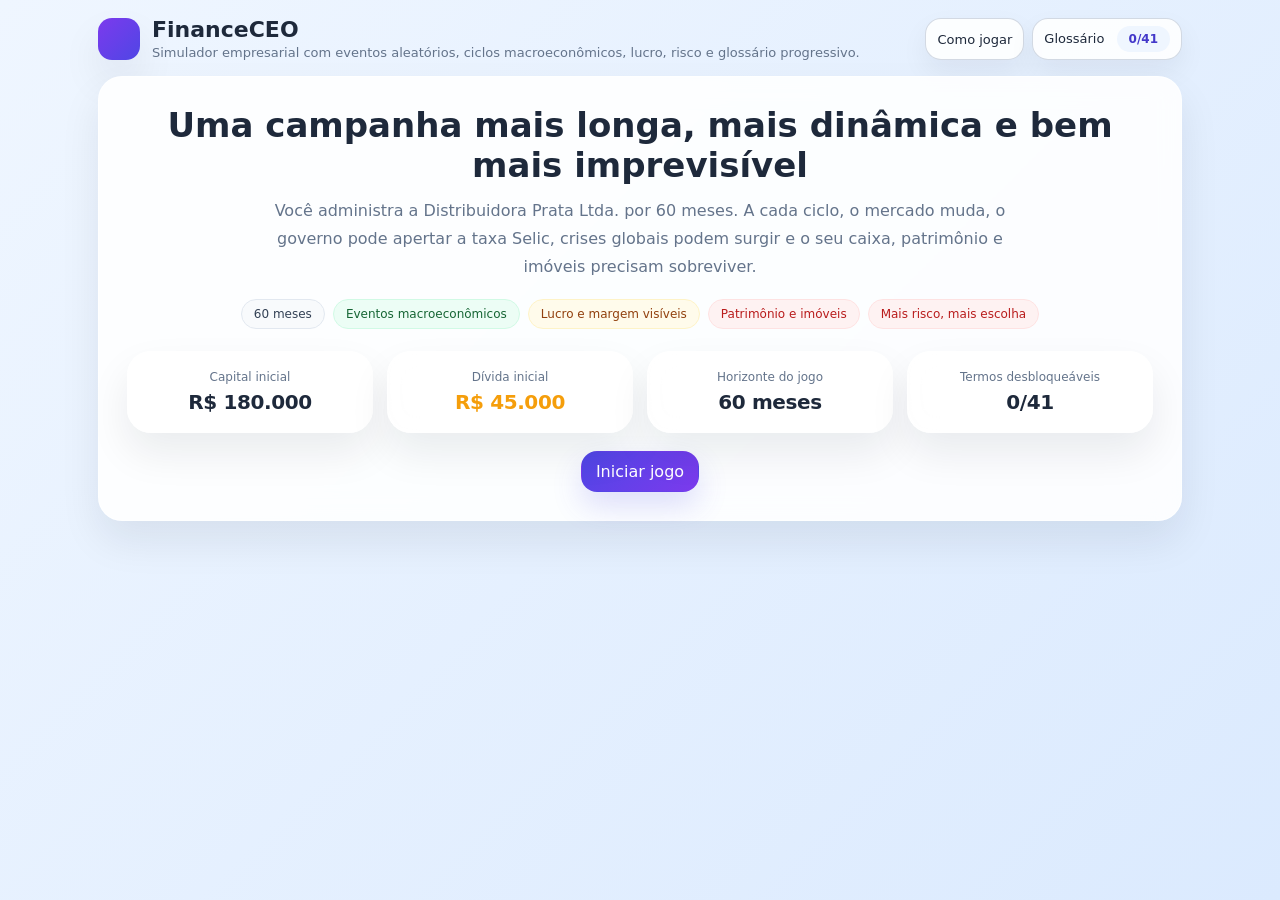
<file: index.html>
<!doctype html>
<html lang="pt-BR">
<head>
  <meta charset="utf-8" />
  <meta name="viewport" content="width=device-width, initial-scale=1" />
  <title>FinanceCEO — expansão completa</title>
  <link rel="stylesheet" href="styles.css" />
  <script defer src="terms.js"></script>
  <script defer src="data/escritorio.js"></script>
  <script defer src="data/eventos.js"></script>
  <script defer src="game.js"></script>
  <script defer src="game_overrides.js"></script>
</head>
<body>
  <div class="app">
    <div class="topbar">
      <div class="brand">
        <div class="brand-badge wobble"></div>
        <div>
          <h1>FinanceCEO</h1>
          <p>Simulador empresarial com eventos aleatórios, ciclos macroeconômicos, lucro, risco e glossário progressivo.</p>
        </div>
      </div>
      <div class="actions">
        <button class="btn small" id="how-btn">Como jogar</button>
        <button class="btn small" id="glossary-btn">Glossário <span id="glossary-count" class="badge blue" style="margin-left:8px">0/0</span></button>
      </div>
    </div>

    <div id="start-screen" class="screen active">
      <div class="card hero">
        <h2>Uma campanha mais longa, mais dinâmica e bem mais imprevisível</h2>
        <p>
          Você administra a Distribuidora Prata Ltda. por 60 meses.
          A cada ciclo, o mercado muda, o governo pode apertar a taxa Selic, crises globais podem surgir e o seu caixa, patrimônio e imóveis precisam sobreviver.
        </p>
        <div class="pills">
          <span class="pill">60 meses</span>
          <span class="pill green">Eventos macroeconômicos</span>
          <span class="pill amber">Lucro e margem visíveis</span>
          <span class="pill red">Patrimônio e imóveis</span>
          <span class="pill red">Mais risco, mais escolha</span>
        </div>
        <div class="grid grid-4" style="margin-top:8px">
          <div class="card pad"><div class="label">Capital inicial</div><div class="value">R$ 180.000</div></div>
          <div class="card pad"><div class="label">Dívida inicial</div><div class="value warn">R$ 45.000</div></div>
          <div class="card pad"><div class="label">Horizonte do jogo</div><div class="value">60 meses</div></div>
          <div class="card pad"><div class="label">Termos desbloqueáveis</div><div class="value" id="learning-count">0/0</div></div>
        </div>
        <div style="margin-top:18px"><button class="btn primary" id="start-btn">Iniciar jogo</button></div>
      </div>
    </div>

    <div id="game-screen" class="screen">
      <div class="grid grid-4" style="margin-bottom:14px">
        <div class="card pad wobble"><div class="label">Caixa</div><div class="value" id="cash">R$ 0</div></div>
        <div class="card pad wobble"><div class="label">Dívida</div><div class="value" id="debt">R$ 0</div></div>
        <div class="card pad wobble"><div class="label">Score</div><div class="value" id="score">0</div></div>
        <div class="card pad wobble"><div class="label">Mês</div><div class="value" id="month">1 / 60</div></div>
      </div>

      <div class="grid grid-3" style="margin-bottom:14px">
        <div class="card pad stat-card"><div class="label">Patrimônio</div><div class="value" id="patrimony">R$ 0</div></div>
        <div class="card pad stat-card"><div class="label">Custos mensais</div><div class="value" id="monthly-costs">R$ 0</div></div>
        <div class="card pad stat-card"><div class="label">Imóveis</div><div class="value" id="office-count">0 imóveis</div></div>
      </div>

      <div class="grid grid-4" style="margin-bottom:14px">
        <div class="card pad stat-card"><div class="label">Funcionários</div><div class="value" id="staff-count">0 / 0</div></div>
        <div class="card pad stat-card"><div class="label">Poder de trabalho</div><div class="value" id="staff-power">1.00x</div></div>
        <div class="card pad stat-card"><div class="label">Humor da equipe</div><div class="value" id="staff-morale">0%</div></div>
        <div class="card pad stat-card"><div class="label">Média salarial</div><div class="value" id="staff-salary">R$ 0</div></div>
      </div>

      <div class="grid grid-4" style="margin-bottom:14px">
        <div class="card pad stat-card"><div class="label">Receita base</div><div class="value" id="base-revenue">R$ 0</div></div>
        <div class="card pad stat-card"><div class="label">Lucro acumulado</div><div class="value" id="profit-total">R$ 0</div></div>
        <div class="card pad stat-card"><div class="label">Lucro médio / mês</div><div class="value" id="profit-avg">R$ 0</div></div>
        <div class="card pad stat-card"><div class="label">Margem média</div><div class="value" id="profit-margin">0%</div></div>
      </div>

      <div class="grid grid-2" style="margin-bottom:14px">
        <div class="card pad">
          <div class="card-title"><h3>Panorama macroeconômico</h3><span class="badge blue">Mercado</span></div>
          <div class="metric-grid">
            <div class="metric"><span>Selic</span><strong id="selic">0%</strong></div>
            <div class="metric"><span>Inflação</span><strong id="inflation">0%</strong></div>
            <div class="metric"><span>Câmbio</span><strong id="fx">R$ 0,00</strong></div>
            <div class="metric"><span>Demanda</span><strong id="demand">0</strong></div>
            <div class="metric"><span>Risco sistêmico</span><strong id="risk">0</strong></div>
            <div class="metric"><span>Pressão tributária</span><strong id="tax">0</strong></div>
          </div>
          <div class="bar" style="margin-top:14px"><div class="fill" id="macro-bar" style="width:0%"></div></div>
          <div class="mini-note" id="macro-note" style="margin-top:10px">O mercado estável ajuda, mas não elimina risco.</div>
        </div>
        <div class="card pad">
          <div class="card-title"><h3>Estatísticas de lucro</h3><span class="badge amber">Desempenho</span></div>
          <div class="metric-grid compact">
            <div class="metric"><span>Melhor mês</span><strong id="profit-best">R$ 0</strong></div>
            <div class="metric"><span>Pior mês</span><strong id="profit-worst">R$ 0</strong></div>
            <div class="metric"><span>Lucro líquido</span><strong id="profit-net">R$ 0</strong></div>
            <div class="metric"><span>Margem líquida</span><strong id="profit-net-margin">0%</strong></div>
          </div>
          <div id="profit-chart" class="mini-chart"></div>
          <div class="mini-note" style="margin-top:10px">A barra cresce quando o mês fecha com resultado positivo e afunda quando o caixa sofre pressão.</div>
        </div>
      </div>

      <div class="card pad" style="margin-bottom:14px">
        <div class="card-title"><h3>Menu rápido</h3></div>
        <div class="grid grid-3" style="gap:10px">
          <button class="btn small icon-btn wobble-delay-1" onclick="openQuickMenu()"><img src="icons/chart.svg" class="icon" alt="Resumo">Resumo</button>
          <button class="btn small icon-btn wobble-delay-2" onclick="openMacroMenu()"><img src="icons/shield.svg" class="icon" alt="Macro">Macro</button>
          <button class="btn small icon-btn wobble-delay-3" onclick="openProfitMenu()"><img src="icons/calendar.svg" class="icon" alt="Lucros">Lucros</button>
          <button class="btn small icon-btn wobble-delay-1" onclick="openHealthMenu()"><img src="icons/shield.svg" class="icon" alt="Saúde">Saúde</button>
          <button class="btn small icon-btn wobble-delay-2" onclick="openHistoryMenu()"><img src="icons/calendar.svg" class="icon" alt="Histórico">Histórico</button>
          <button class="btn small icon-btn wobble-delay-3" onclick="openOfficeMenu()"><img src="icons/wallet.svg" class="icon" alt="Escritórios">Escritórios</button>
          <button class="btn small icon-btn wobble-delay-4" onclick="openGlossary()"><img src="icons/book.svg" class="icon" alt="Glossário">Glossário</button>
          <button class="btn small icon-btn wobble-delay-1" onclick="openStaffMenu()"><img src="icons/users.svg" class="icon" alt="Funcionários">Funcionários</button>
        </div>
      </div>

      <div class="card pad" style="margin-bottom:14px">
        <div class="card-title"><h3 id="phase-label">Relatório do mês</h3><span class="badge amber">Dica</span></div>
        <div id="event-area"></div>
        <div id="formula" style="margin-top:12px"></div>
        <div id="choices" style="margin-top:12px"></div>
        <div id="action-row" style="margin-top:14px"></div>
      </div>

      <div class="card pad hidden" id="advanced-data">
        <div class="card-title"><h3>Painel avançado</h3><span id="arc-badge" class="badge blue"></span></div>
        <div class="section-title" style="margin-top:4px">Progresso — 60 meses</div>
        <div id="progress" class="progress" style="margin-bottom:14px"></div>
        <div class="grid grid-2">
          <div>
            <div class="kpi"><span>Reputação com fornecedor</span><strong id="supplier-val">—</strong></div>
            <div class="bar" style="margin-bottom:10px"><div class="fill" id="supplier-bar" style="width:0%"></div></div>
            <div class="kpi"><span>Confiança dos clientes</span><strong id="client-val">—</strong></div>
            <div class="bar" style="margin-bottom:10px"><div class="fill" id="client-bar" style="width:0%"></div></div>
          </div>
          <div>
            <div class="kpi"><span>Score de crédito</span><strong id="credit-val">—</strong></div>
            <div class="bar" style="margin-bottom:10px"><div class="fill" id="credit-bar" style="width:0%"></div></div>
            <div class="kpi"><span>Caixa histórico</span><strong id="cash-history-label">—</strong></div>
            <div id="cash-history" class="mini-chart"></div>
          </div>
        </div>
        <div class="mini-note" style="margin:12px 0 10px">Acompanhe o fluxo de caixa, a variação do mercado e a trilha das decisões.</div>
        <div class="grid grid-2" style="margin-bottom:12px">
          <div class="card pad">
            <div class="card-title"><h3>Escritório atual</h3><span class="badge blue">Patrimônio</span></div>
            <div class="tiny" id="office-current">Sem escritório</div>
            <div class="tiny" style="margin-top:8px">Passivo de financiamento: <strong id="finance-liability">R$ 0</strong></div>
          </div>
          <div class="card pad">
            <div class="card-title"><h3>Custos fixos</h3><span class="badge amber">Mensal</span></div>
            <div id="cost-breakdown"></div>
          </div>
        </div>
        <div class="grid grid-2" style="margin-bottom:12px">
          <div class="card pad">
            <div class="card-title"><h3>Funcionários</h3><span class="badge green">Equipe</span></div>
            <div id="staff-panel"></div>
            <div style="display:flex; gap:8px; flex-wrap:wrap; margin-top:12px">
              <button class="btn small primary" onclick="openStaffMenu()">Gerenciar equipe</button>
            </div>
          </div>
          <div class="card pad">
            <div class="card-title"><h3>Capacidade</h3><span class="badge blue">Limite</span></div>
            <div class="tiny">A capacidade total depende dos escritórios próprios e alugados.</div>
            <div class="tiny" style="margin-top:8px">Se a empresa perder espaço, as demissões automáticas acontecem na hora.</div>
          </div>
        </div>
        <div class="log" id="log"></div>
      </div>
    </div>

    <div id="end-screen" class="screen">
      <div class="card hero">
        <h2 id="end-title">Resultado final</h2>
        <div class="grid grid-4" style="margin-top:14px">
          <div class="card pad"><div class="label">Caixa final</div><div class="value" id="end-cash">-</div></div>
          <div class="card pad"><div class="label">Dívida restante</div><div class="value" id="end-debt">-</div></div>
          <div class="card pad"><div class="label">Pontuação</div><div class="value" id="end-score">-</div></div>
          <div class="card pad"><div class="label">Classificação</div><div id="end-badge"></div></div>
        </div>
        <p id="end-summary" style="margin-top:16px"></p>
        <button class="btn primary" style="margin-top:10px" onclick="startGame()">Jogar novamente</button>
      </div>
    </div>
  </div>

  <div id="overlay" class="overlay hidden">
    <div id="overlay-panel" class="modal">
      <div class="modal-header">
        <div>
          <h3 id="overlay-title"></h3>
          <p id="overlay-subtitle"></p>
        </div>
        <button class="btn small ghost" onclick="closeOverlay()">✕</button>
      </div>
      <div id="overlay-body" class="modal-body"></div>
      <div class="modal-body footer-actions" id="overlay-footer"></div>
    </div>
  </div>
</body>
</html>
</file>
<file: styles.css>
:root {
  --bg: #eff6ff;
  --panel: rgba(255, 255, 255, 0.88);
  --panel2: #f8fafc;
  --text: #1e293b;
  --muted: #64748b;
  --border: rgba(148, 163, 184, 0.35);
  --blue: #4f46e5;
  --green: #22c55e;
  --red: #ef4444;
  --amber: #f59e0b;
  --violet: #7c3aed;
  --shadow: 0 20px 40px rgba(15, 23, 42, 0.08);
  --radius: 24px;
  --radius2: 18px;
  --font:
    "Plus Jakarta Sans", system-ui, -apple-system, BlinkMacSystemFont,
    "Segoe UI", sans-serif;
  --bg-gradient: linear-gradient(135deg, #f8faff 0%, #e2e8f0 100%);
  --theme-glow: rgba(79, 70, 229, 0.28);
  --theme-accent: #4f46e5;
}
* {
  box-sizing: border-box;
}
html,
body {
  margin: 0;
  padding: 0;
  background: var(--bg-gradient);
  color: var(--text);
  font-family: var(--font);
}
body {
  min-height: 100vh;
  position: relative;
  overflow-x: hidden;
}
body::before,
body::after {
  content: "";
  position: fixed;
  inset: -10%;
  pointer-events: none;
  z-index: -2;
  transition: opacity 0.45s ease, transform 0.8s ease, background 0.45s ease;
}
body::before {
  background: radial-gradient(circle at top left, var(--theme-glow) 0%, transparent 55%);
  filter: blur(26px);
  opacity: 0.9;
  transform: translate3d(0, 0, 0);
  animation: driftA 18s ease-in-out infinite alternate;
}
body::after {
  background: radial-gradient(circle at bottom right, rgba(255, 255, 255, 0.35) 0%, transparent 50%);
  filter: blur(30px);
  opacity: 0.85;
  animation: driftB 22s ease-in-out infinite alternate;
}

button,
input {
  font: inherit;
}
button {
  cursor: pointer;
}
.hidden {
  display: none !important;
}
.app {
  max-width: 1120px;
  margin: 0 auto;
  padding: 18px;
}
.topbar {
  display: flex;
  align-items: center;
  justify-content: space-between;
  gap: 12px;
  margin-bottom: 16px;
}
.brand {
  display: flex;
  align-items: center;
  gap: 12px;
}
.brand-badge {
  width: 42px;
  height: 42px;
  border-radius: 14px;
  background: linear-gradient(135deg, var(--violet), var(--blue));
  box-shadow: var(--shadow);
}
.brand h1 {
  margin: 0;
  font-size: 22px;
  line-height: 1.1;
}
.brand p {
  margin: 2px 0 0;
  color: var(--muted);
  font-size: 13px;
}
.actions {
  display: flex;
  flex-wrap: wrap;
  gap: 8px;
  justify-content: flex-end;
}
.btn {
  border: 1px solid rgba(148, 163, 184, 0.4);
  background: var(--panel);
  color: var(--text);
  border-radius: 16px;
  padding: 10px 14px;
  box-shadow: 0 12px 28px rgba(15, 23, 42, 0.06);
  transition:
    transform 0.2s ease,
    background 0.2s ease,
    border-color 0.2s ease,
    filter 0.2s ease;
}
.btn:hover {
  transform: translateY(-1px);
  border-color: rgba(79, 70, 229, 0.35);
  background: #f8fbff;
}
.btn.primary {
  border-color: transparent;
  background: linear-gradient(135deg, var(--blue), var(--violet));
  color: white;
  box-shadow: 0 14px 30px rgba(79, 70, 229, 0.18);
}
.btn.small {
  padding: 7px 11px;
  font-size: 13px;
}
.btn.ghost {
  background: transparent;
}
.btn.danger {
  border-color: transparent;
  background: linear-gradient(135deg, var(--red), #b91c1c);
  color: white;
  box-shadow: 0 14px 30px rgba(239, 68, 68, 0.18);
}
.btn:active {
  transform: translateY(0);
}
.grid {
  display: grid;
  gap: 14px;
}
.grid-4 {
  grid-template-columns: repeat(4, minmax(0, 1fr));
}
.grid-2 {
  grid-template-columns: repeat(2, minmax(0, 1fr));
}
@media (max-width: 960px) {
  .grid-4,
  .grid-2 {
    grid-template-columns: 1fr 1fr;
  }
}
@media (max-width: 680px) {
  .grid-4,
  .grid-2 {
    grid-template-columns: 1fr;
  }
  .topbar {
    align-items: flex-start;
    flex-direction: column;
  }
  .actions {
    justify-content: flex-start;
  }
}
.card {
  background: var(--panel);
  border: 1px solid rgba(255, 255, 255, 0.65);
  border-radius: var(--radius);
  box-shadow: var(--shadow);
  backdrop-filter: blur(14px);
}
.card.pad {
  padding: 18px;
}
.card-title {
  display: flex;
  align-items: center;
  justify-content: space-between;
  gap: 10px;
  margin-bottom: 14px;
}
.card h2,
.card h3,
.card h4 {
  margin: 0;
}
.label {
  color: var(--muted);
  font-size: 12px;
  margin-bottom: 6px;
}
.value {
  font-size: 20px;
  font-weight: 700;
  letter-spacing: -0.02em;
}
.value.pos {
  color: var(--green);
}
.value.warn {
  color: var(--amber);
}
.value.neg {
  color: var(--red);
}
.hero {
  padding: 28px;
  text-align: center;
}
.hero h2 {
  font-size: 34px;
  margin: 0 0 12px;
}
.hero p {
  margin: 0 auto 18px;
  max-width: 760px;
  color: var(--muted);
  line-height: 1.75;
}
.pills {
  display: flex;
  flex-wrap: wrap;
  gap: 8px;
  justify-content: center;
  margin: 18px 0 22px;
}
.pill {
  display: inline-flex;
  align-items: center;
  gap: 6px;
  padding: 7px 12px;
  border-radius: 999px;
  font-size: 12px;
  background: #f8fafc;
  border: 1px solid #e2e8f0;
  color: #334155;
}
.pill.green {
  background: #ecfdf5;
  border-color: #d1fae5;
  color: #166534;
}
.pill.red {
  background: #fef2f2;
  border-color: #fee2e2;
  color: #b91c1c;
}
.pill.amber {
  background: #fffbeb;
  border-color: #fef3c7;
  color: #92400e;
}
.section-title {
  font-size: 14px;
  text-transform: uppercase;
  letter-spacing: 0.08em;
  color: var(--muted);
  margin: 0 0 8px;
}
.progress {
  display: flex;
  flex-wrap: wrap;
  gap: 5px;
}
.dot {
  width: 12px;
  height: 12px;
  border-radius: 999px;
  background: #e2e8f0;
  border: 1px solid #cbd5e1;
}
.dot.done {
  background: var(--green);
  border-color: #15803d;
}
.dot.current {
  background: var(--violet);
  border-color: #4338ca;
}
.dot.locked {
  background: #f1f5f9;
  border-color: #cbd5e1;
}
.bar {
  width: 100%;
  height: 8px;
  border-radius: 999px;
  background: #e2e8f0;
  overflow: hidden;
}
.fill {
  height: 100%;
  border-radius: inherit;
  transition: width 0.35s ease;
  background: linear-gradient(90deg, var(--green), #86efac);
}
.event {
  border-left: 4px solid var(--blue);
  background: linear-gradient(180deg, rgba(255,255,255,0.96), rgba(248,250,252,0.98));
  padding: 16px 16px 14px;
  border-radius: 0 var(--radius2) var(--radius2) 0;
  box-shadow: inset 0 1px 0 rgba(255,255,255,0.6);
}
.event.neg {
  border-left-color: var(--red);
}
.event.pos {
  border-left-color: var(--green);
}
.event.mix {
  border-left-color: var(--amber);
}
.event-title {
  font-size: 18px;
  font-weight: 700;
  margin-bottom: 8px;
}
.event-desc {
  color: var(--text);
  line-height: 1.7;
  font-size: 14px;
}
.event-note {
  margin-top: 12px;
  padding: 12px 14px;
  border-radius: 14px;
  background: #eff6ff;
  border: 1px solid #dbeafe;
  color: #1d4ed8;
  font-size: 13px;
}
.terms-row {
  display: flex;
  flex-wrap: wrap;
  gap: 8px;
  margin-top: 10px;
}
.term-chip {
  border: 1px solid #e2e8f0;
  background: #f8fafc;
  color: #334155;
  border-radius: 999px;
  padding: 6px 10px;
  font-size: 12px;
}
.term-chip.new {
  background: #ecfdf5;
  border-color: #d1fae5;
  color: #166534;
}
.choice {
  width: 100%;
  text-align: left;
  border: 1px solid rgba(148, 163, 184, 0.35);
  background: var(--panel);
  border-radius: 18px;
  padding: 14px 16px;
  margin-top: 10px;
  line-height: 1.6;
  box-shadow: 0 10px 25px -10px rgba(15, 23, 42, 0.08);
}
.choice:hover {
  border-color: #cbd5e1;
  background: #f8fbff;
}
.choice strong {
  display: block;
  margin-bottom: 6px;
}
.choice small {
  color: var(--muted);
  display: block;
  margin-top: 4px;
}
.log {
  max-height: 180px;
  overflow: auto;
  display: flex;
  flex-direction: column;
  gap: 10px;
}
.log-item {
  font-size: 13px;
  line-height: 1.6;
  padding: 12px 14px;
  border-radius: 14px;
  background: #f8fafc;
  border: 1px solid #e2e8f0;
}
.log-item.good {
  background: #ecfdf5;
  border-color: #bbf7d0;
}
.log-item.bad {
  background: #fef2f2;
  border-color: #fecaca;
}
.log-item.info {
  background: #eff6ff;
  border-color: #bfdbfe;
}
.badge {
  display: inline-flex;
  align-items: center;
  padding: 6px 12px;
  border-radius: 999px;
  font-size: 12px;
  font-weight: 600;
}
.badge.blue {
  background: #eff6ff;
  color: #4338ca;
}
.badge.green {
  background: #ecfdf5;
  color: #166534;
}
.badge.red {
  background: #fee2e2;
  color: #b91c1c;
}
.badge.amber {
  background: #fffbeb;
  color: #92400e;
}
.screen {
  display: none;
}
.screen.active {
  display: block;
}
.overlay {
  position: fixed;
  inset: 0;
  background: rgba(15, 23, 42, 0.58);
  display: flex;
  align-items: center;
  justify-content: center;
  padding: 18px;
  z-index: 50;
}
.modal {
  width: min(900px, 100%);
  max-height: min(84vh, 900px);
  overflow: auto;
  background: rgba(255, 255, 255, 0.98);
  border-radius: 28px;
  box-shadow: 0 30px 60px rgba(15, 23, 42, 0.18);
  border: 1px solid rgba(226, 232, 240, 0.9);
}
.modal-header {
  display: flex;
  align-items: flex-start;
  justify-content: space-between;
  gap: 12px;
  padding: 20px 20px 0;
}
.modal-body {
  padding: 20px;
}
.modal h3 {
  font-size: 24px;
  margin: 0 0 8px;
}
.modal p {
  margin: 0;
  color: var(--muted);
  line-height: 1.75;
}
.modal-grid {
  display: grid;
  gap: 14px;
  margin-top: 18px;
}
.modal-grid.cols-2 {
  grid-template-columns: repeat(2, minmax(0, 1fr));
}
@media (max-width: 760px) {
  .modal-grid.cols-2 {
    grid-template-columns: 1fr;
  }
}
.term-card {
  border: 1px solid rgba(148, 163, 184, 0.35);
  background: rgba(255, 255, 255, 0.9);
  border-radius: 24px;
  padding: 16px;
}
.term-card.locked {
  opacity: 0.55;
}
.term-card h4 {
  margin: 0 0 6px;
  font-size: 16px;
}
.term-card .tiny {
  font-size: 12px;
  color: var(--muted);
  line-height: 1.5;
}
.term-card .see {
  margin-top: 12px;
  font-size: 12px;
  color: #4338ca;
}
.footer-actions {
  display: flex;
  flex-wrap: wrap;
  gap: 8px;
  justify-content: flex-end;
  margin-top: 16px;
}
.mini-note {
  font-size: 12px;
  color: var(--muted);
  line-height: 1.5;
}
.kpi {
  display: flex;
  align-items: center;
  justify-content: space-between;
  gap: 10px;
  margin-bottom: 8px;
}
.kpi span {
  font-size: 12px;
  color: var(--muted);
}
.kpi strong {
  font-size: 13px;
}
hr.sep {
  border: none;
  border-top: 1px solid #e2e8f0;
  margin: 14px 0;
}
::-webkit-scrollbar {
  width: 6px;
  height: 6px;
}
::-webkit-scrollbar-track {
  background: transparent;
}
::-webkit-scrollbar-thumb {
  background: #cbd5e1;
  border-radius: 10px;
}
.icon-btn {
  display: inline-flex;
  align-items: center;
  gap: 8px;
  padding: 10px 14px;
}
.icon {
  width: 18px;
  height: 18px;
  display: inline-block;
}
.wobble {
  animation: wobble 2s ease-in-out infinite both;
}
.wobble-delay-1 {
  animation-delay: 0s;
}
.wobble-delay-2 {
  animation-delay: 0.2s;
}
.wobble-delay-3 {
  animation-delay: 0.4s;
}
.wobble-delay-4 {
  animation-delay: 0.6s;
}
.animate-in {
  animation: fadeIn 0.4s ease-out forwards;
}
@keyframes fadeIn {
  from {
    opacity: 0;
    transform: translateY(10px);
  }
  to {
    opacity: 1;
    transform: translateY(0);
  }
}
@keyframes wobble {
  0%,
  100% {
    transform: rotate(0deg);
  }
  15% {
    transform: rotate(3deg);
  }
  30% {
    transform: rotate(-3deg);
  }
  45% {
    transform: rotate(2deg);
  }
  60% {
    transform: rotate(-2deg);
  }
  75% {
    transform: rotate(1deg);
  }
}

@keyframes driftA {
  from { transform: translate(-1.5%, -1.5%) scale(1); }
  to { transform: translate(2.5%, 1.5%) scale(1.05); }
}

@keyframes driftB {
  from { transform: translate(1.5%, 1.5%) scale(1); }
  to { transform: translate(-2%, -1%) scale(1.06); }
}


.modal.large {
  width: min(1100px, 100%);
}
.grid-3 {
  grid-template-columns: repeat(3, minmax(0, 1fr));
}
@media (max-width: 960px) {
  .grid-3 {
    grid-template-columns: 1fr 1fr;
  }
}
@media (max-width: 680px) {
  .grid-3 {
    grid-template-columns: 1fr;
  }
}
.stat-card .value {
  font-size: 18px;
}
.metric-grid {
  display: grid;
  grid-template-columns: repeat(3, minmax(0, 1fr));
  gap: 10px;
}
.metric-grid.compact {
  grid-template-columns: repeat(2, minmax(0, 1fr));
}
@media (max-width: 960px) {
  .metric-grid,
  .metric-grid.compact {
    grid-template-columns: repeat(2, minmax(0, 1fr));
  }
}
@media (max-width: 680px) {
  .metric-grid,
  .metric-grid.compact {
    grid-template-columns: 1fr;
  }
}
.metric {
  padding: 12px 14px;
  border-radius: 18px;
  background: linear-gradient(180deg, #fff, #f8fafc);
  border: 1px solid rgba(226, 232, 240, 0.9);
}
.metric span {
  display: block;
  font-size: 12px;
  color: var(--muted);
  margin-bottom: 5px;
}
.metric strong {
  font-size: 16px;
  letter-spacing: -0.02em;
}
.mini-chart {
  display: flex;
  align-items: end;
  gap: 5px;
  min-height: 94px;
  margin-top: 10px;
}
.mini-chart .bar-item {
  flex: 1;
  min-width: 0;
  border-radius: 10px 10px 0 0;
  background: linear-gradient(180deg, #4f46e5, #93c5fd);
}
.mini-chart .bar-item.negative {
  background: linear-gradient(180deg, #ef4444, #fca5a5);
}
.mini-chart.small {
  min-height: 72px;
}

#staff-panel .tiny {
  margin-bottom: 6px;
}
</file>
